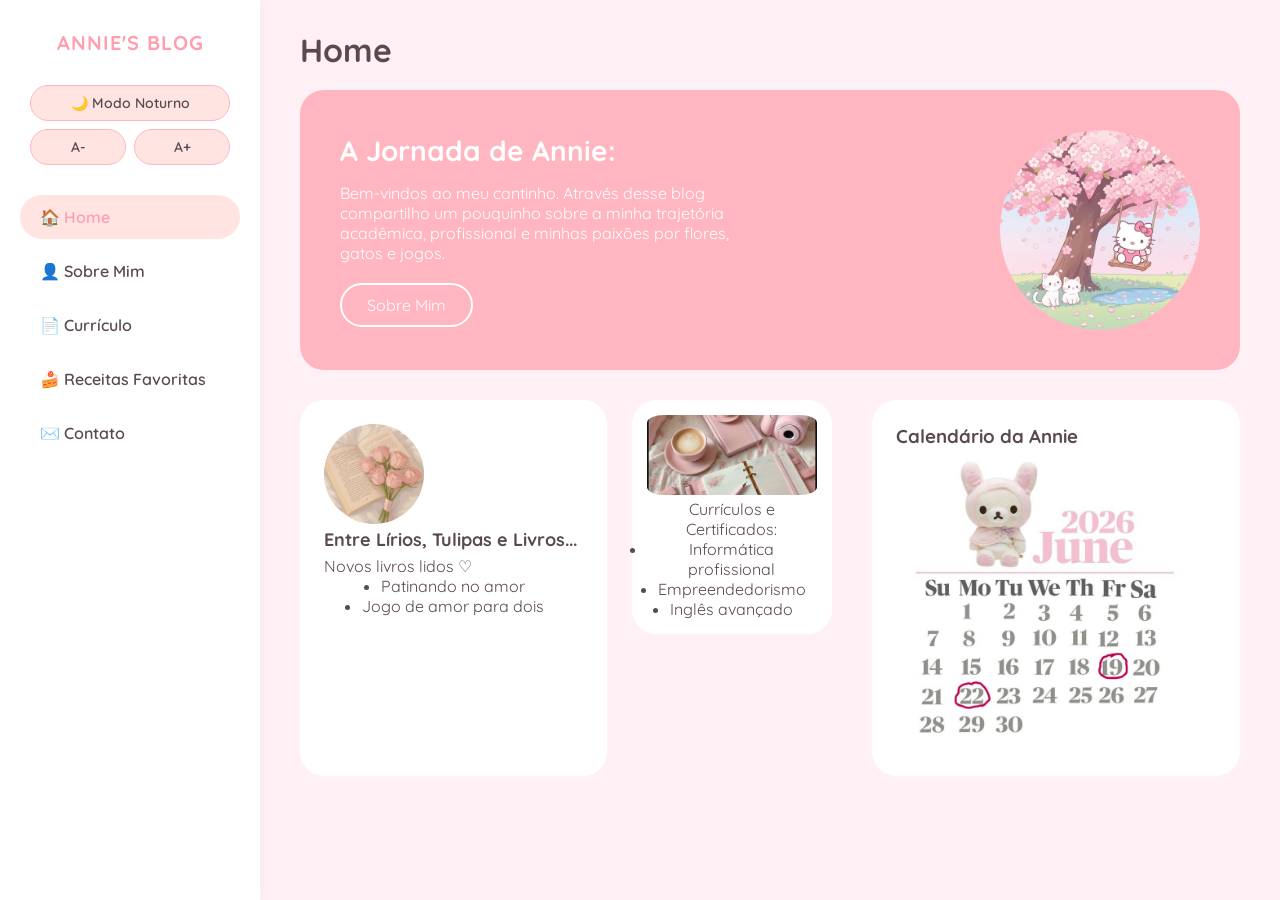
<file: index.html>
<!DOCTYPE html>
<html lang="en">
<head>
    <meta charset="UTF-8">
    <meta name="viewport" content="width=device-width, initial-scale=1.0">
    <title>Annie's Blog</title>
    <link rel="stylesheet" href="./css/index.css">
    <link href="https://fonts.googleapis.com/css2?family=Quicksand:wght@400;600;700&display=swap" rel="stylesheet">
</head>
<body>

    <aside class="sidebar">
        <div class="profile-section">
            <div>
                <h2 class="blog-title">ANNIE'S BLOG</h2>
            </div>
        </div>
        <div class="accessibility-controls">
            <button onclick="alternarModo()" class="btn-ctrl">🌙 Modo Noturno</button>
            <div class="font-controls">
                <button onclick="diminuirFonte()" class="btn-ctrl">A-</button>
                <button onclick="aumentarFonte()" class="btn-ctrl">A+</button>
            </div>
        </div>
        <nav class="navigation">
            <a href="./index.html" class="nav-link active">🏠 Home</a>
            <a href="./HTML/about.html" class="nav-link">👤 Sobre Mim</a>
            <a href="./HTML/curriculum.html" class="nav-link">📄 Currículo</a>
            <a href="./HTML/receitas.html" class="nav-link">🍰 Receitas Favoritas</a>
            <a href="./HTML/contato.html" class="nav-link">✉️ Contato</a>
        </nav>
    </aside>

    <main class="main-content">
        
        <h1>Home</h1>

        <section class="banner card">
            <div class="banner-text">
                <h2>A Jornada de Annie:</h2>
                <p>Bem-vindos ao meu cantinho. Através desse blog compartilho um pouquinho sobre a minha trajetória acadêmica, profissional e minhas paixões por flores, gatos e jogos. </p>
                <div class="banner-buttons">
                    <a href= "./HTML/about.html" class="btn-secondary">Sobre Mim</a>
                </div>
            </div>
            <img class= "hello-kitty-balanco" src="./assets/hellokittynobalanço.png" alt="Hello Kitty em um balanço" >
        </section>

        <section class="bottom-grid">
            
            <article class="post-card card">
                <img class= "buque-livro" src="./assets/bouquecomlivro.png" alt="Livro com flores" >
                <div class="post-content">
                    <h3>Entre Lírios, Tulipas e Livros...</h3>
                    <p>Novos livros lidos ♡</p>
                    <ul class="lista-livros">
                        <li>Patinando no amor</li>
                        <li>Jogo de amor para dois</li>
                    </ul>
                </div>
            </article>

            <div class="files-section">
                <div class="small-cards-grid">
                    <div class="small-card card">
                        <img class="certificado" src="./assets/certificado.jpg" alt="Livro com chá">
                        <p>Currículos e Certificados:</p>
                            <ul class="lista-certificados">
                                <li>Informática profissional</li>
                                <li>Empreendedorismo</li>
                                <li>Inglês avançado</li>
                            </ul>
                    </div>
                </div>
            </div>

            <aside class="right-sidebar">
                <h3>Calendário da Annie</h3>
                    <img class= "img-calendario" src="./assets/junho.jpg" alt="Calendário de junho de 2026">
            </aside>

        </section>
    </main>
    <script src="./js/acessibilidade.js"></script>
</body>
</html>
</file>
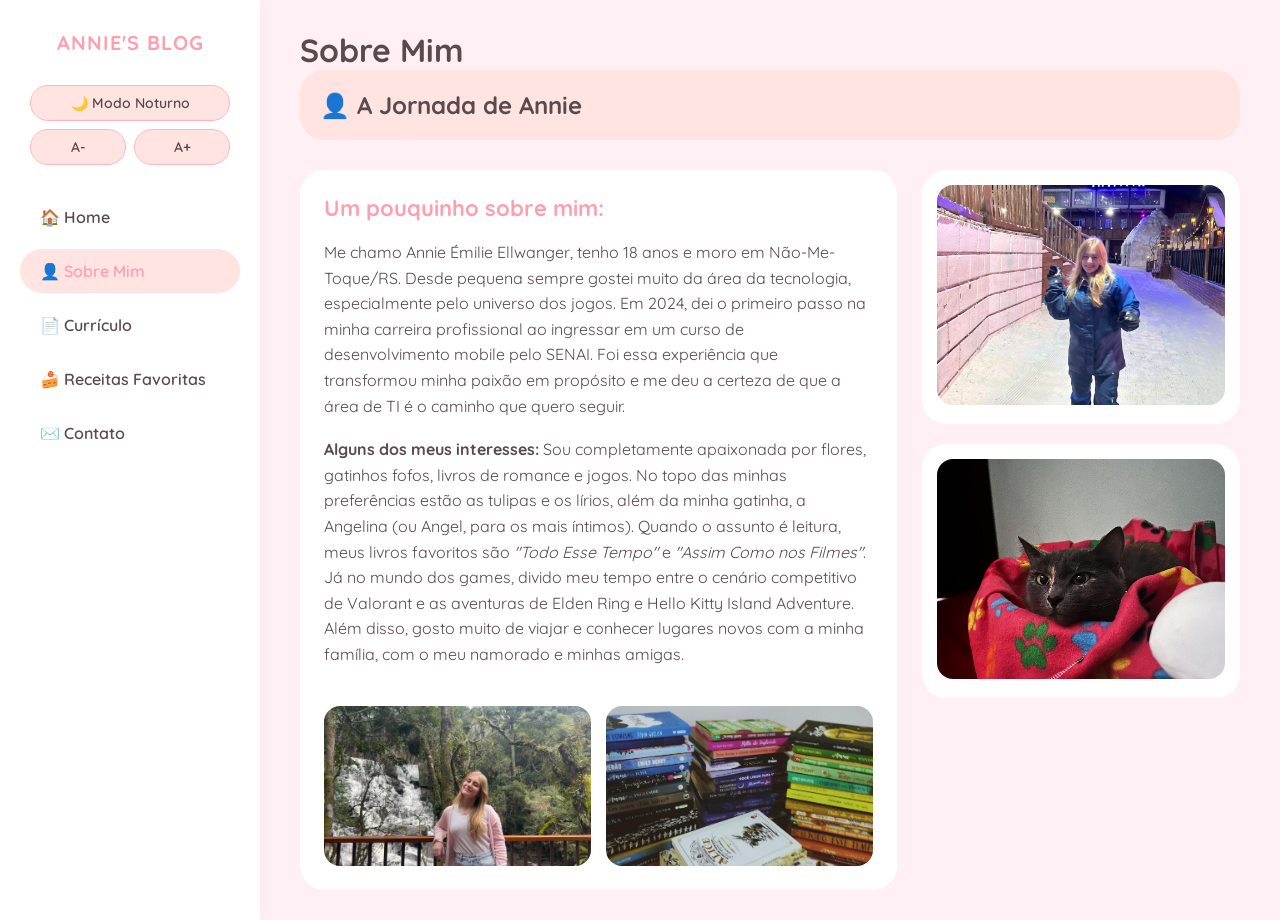
<file: HTML/about.html>
<!DOCTYPE html>
<html lang="en">
<head>
    <meta charset="UTF-8">
    <meta name="viewport" content="width=device-width, initial-scale=1.0">
    <title>Sobre Mim - Annie's Blog</title>
    <link rel="stylesheet" href="../css/index.css">
    <link rel="stylesheet" href="../css/about.css">
    <link href="https://fonts.googleapis.com/css2?family=Quicksand:wght@400;600;700&display=swap" rel="stylesheet">
</head>
<body>

    <aside class="sidebar">
        <div class="profile-section">
            <div>
                <h2 class="blog-title">ANNIE'S BLOG</h2>
            </div>
        </div>
        
        <div class="accessibility-controls">
            <button onclick="alternarModo()" class="btn-ctrl">🌙 Modo Noturno</button>
            <div class="font-controls">
                <button onclick="diminuirFonte()" class="btn-ctrl">A-</button>
                <button onclick="aumentarFonte()" class="btn-ctrl">A+</button>
            </div>
        </div>

        <nav class="navigation">
            <a href="../index.html" class="nav-link">🏠 Home</a>
            <a href="./about.html" class="nav-link active">👤 Sobre Mim</a>
            <a href="./curriculum.html" class="nav-link">📄 Currículo</a>
            <a href="./receitas.html" class="nav-link">🍰 Receitas Favoritas</a>
            <a href="./contato.html" class="nav-link">✉️ Contato</a>
        </nav>
    </aside>

    <main class="main-content">
        
        <h1>Sobre Mim</h1>


        <div class="about-header">
            <h2>👤 A Jornada de Annie</h2>
        </div>

        <section class="about-grid">
            
            <article class="card about-text-card">
                <h3>Um pouquinho sobre mim:</h3>
                <p>Me chamo Annie Émilie Ellwanger, tenho 18 anos e moro em Não-Me-Toque/RS. Desde pequena sempre gostei muito da área da tecnologia, especialmente pelo universo dos jogos. Em 2024, dei o primeiro passo na minha carreira profissional ao ingressar em um curso de desenvolvimento mobile pelo SENAI. Foi essa experiência que transformou minha paixão em propósito e me deu a certeza de que a área de TI é o caminho que quero seguir.</p>
                
                <p><strong>Alguns dos meus interesses:</strong> Sou completamente apaixonada por flores, gatinhos fofos, livros de romance e jogos. No topo das minhas preferências estão as tulipas e os lírios, além da minha gatinha, a Angelina (ou Angel, para os mais íntimos). Quando o assunto é leitura, meus livros favoritos são <i>"Todo Esse Tempo"</i> e <i>"Assim Como nos Filmes"</i>. Já no mundo dos games, divido meu tempo entre o cenário competitivo de Valorant e as aventuras de Elden Ring e Hello Kitty Island Adventure. Além disso, gosto muito de viajar e conhecer lugares novos com a minha família, com o meu namorado e minhas amigas. </p>

                <div class="about-inner-gallery">
                    <img class="inner-img" src="../assets/fotonacachoeira.jpeg" alt="Foto de viagem da Annie">
                    <img class="inner-img" src="../assets/livros.jpeg" alt="Foto de livros da Annie">
                </div>
            </article>

            <aside class="about-gallery">
                <div class="card gallery-card">
                    <img class="about-img" src="../assets/fotonaneve.jpeg" alt="Foto da Annie">
                </div>
                
                <div class="card gallery-card">
                    <img class="about-img" src="../assets/angel.jpeg" alt="Gatinha Angel">
                </div>
            </aside>

        </section>
    </main>

<script src="../js/acessibilidade.js"></script>

</body>

</html>
</file>
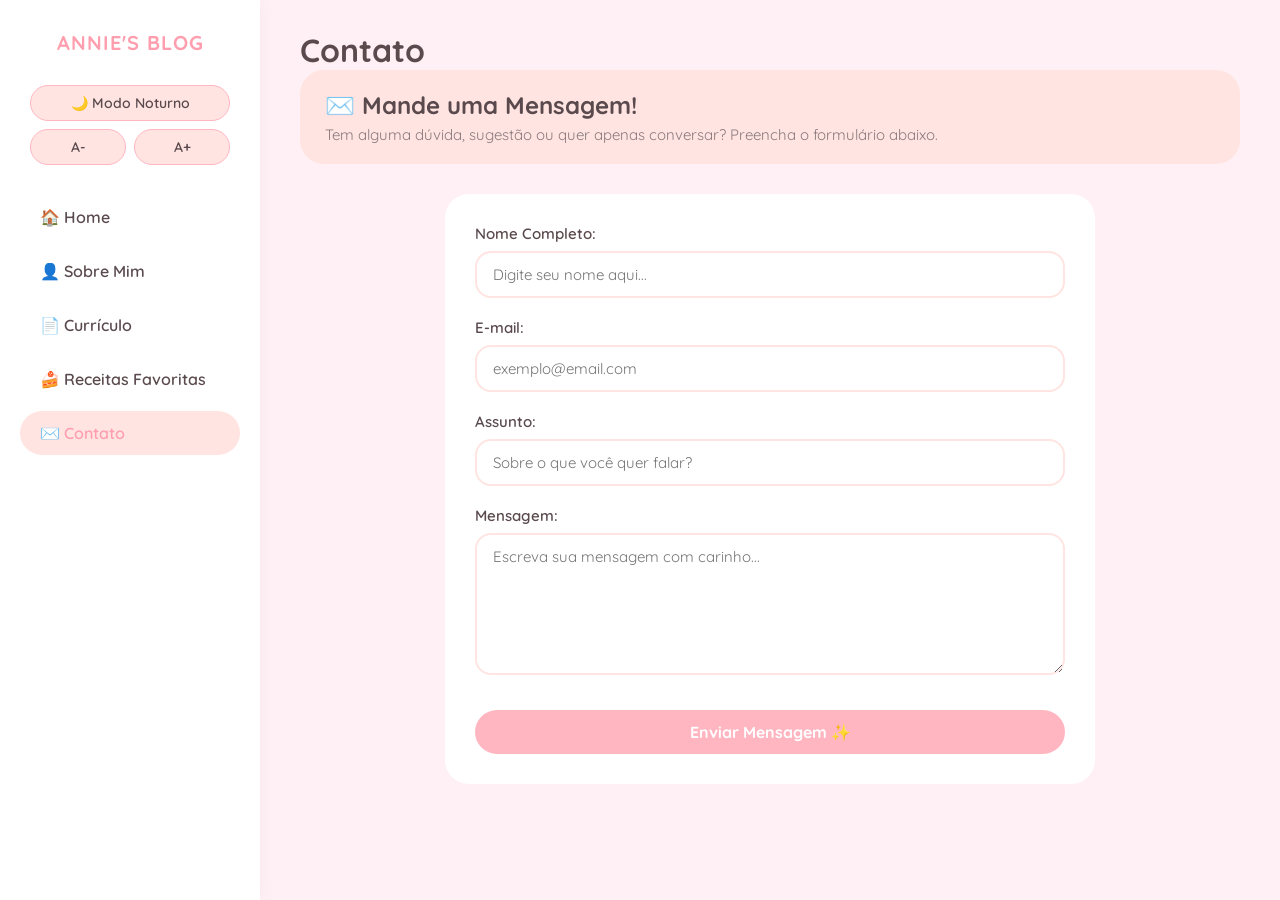
<file: HTML/contato.html>
<!DOCTYPE html>
<html lang="en">
<head>
    <meta charset="UTF-8">
    <meta name="viewport" content="width=device-width, initial-scale=1.0">
    <title>Contato - Annie's Blog</title>
    <link rel="stylesheet" href="../css/index.css">
    <link rel="stylesheet" href="../css/contato.css">
    <link href="https://fonts.googleapis.com/css2?family=Quicksand:wght@400;600;700&display=swap" rel="stylesheet">
</head>
<body>

    <aside class="sidebar">
        <div class="profile-section">
            <div>
                <h2 class="blog-title">ANNIE'S BLOG</h2>
            </div>
        </div>

        <div class="accessibility-controls">
            <button onclick="alternarModo()" class="btn-ctrl">🌙 Modo Noturno</button>
            <div class="font-controls">
                <button onclick="diminuirFonte()" class="btn-ctrl">A-</button>
                <button onclick="aumentarFonte()" class="btn-ctrl">A+</button>
            </div>
        </div>

        <nav class="navigation">
            <a href="../index.html" class="nav-link">🏠 Home</a>
            <a href="./about.html" class="nav-link">👤 Sobre Mim</a>
            <a href="./curriculum.html" class="nav-link">📄 Currículo</a>
            <a href="./receitas.html" class="nav-link">🍰 Receitas Favoritas</a>
            <a href="./contato.html" class="nav-link active">✉️ Contato</a>
        </nav>
    </aside>

    <main class="main-content">
        
        <h1>Contato</h1>

        <div class="contact-header">
            <h2>✉️ Mande uma Mensagem!</h2>
            <p>Tem alguma dúvida, sugestão ou quer apenas conversar? Preencha o formulário abaixo.</p>
        </div>

        <section class="card contact-card">
            <form action="#" method="POST" class="contact-form">
                
                <div class="form-group">
                    <label for="nome">Nome Completo:</label>
                    <input type="text" id="nome" name="nome" placeholder="Digite seu nome aqui..." required minlength="3">
                </div>

                <div class="form-group">
                    <label for="email">E-mail:</label>
                    <input type="email" id="email" name="email" placeholder="exemplo@email.com" required>
                </div>

                <div class="form-group">
                    <label for="assunto">Assunto:</label>
                    <input type="text" id="assunto" name="assunto" placeholder="Sobre o que você quer falar?" required>
                </div>

                <div class="form-group">
                    <label for="mensagem">Mensagem:</label>
                    <textarea id="mensagem" name="mensagem" rows="6" placeholder="Escreva sua mensagem com carinho..." required></textarea>
                </div>

                <button type="submit" class="btn-primary full-width form-submit-btn">Enviar Mensagem ✨</button>

            </form>
        </section>

    </main>

    <script src="../js/acessibilidade.js"></script>
    <script src="../js/contato.js"></script>
</body>
</html>
</file>
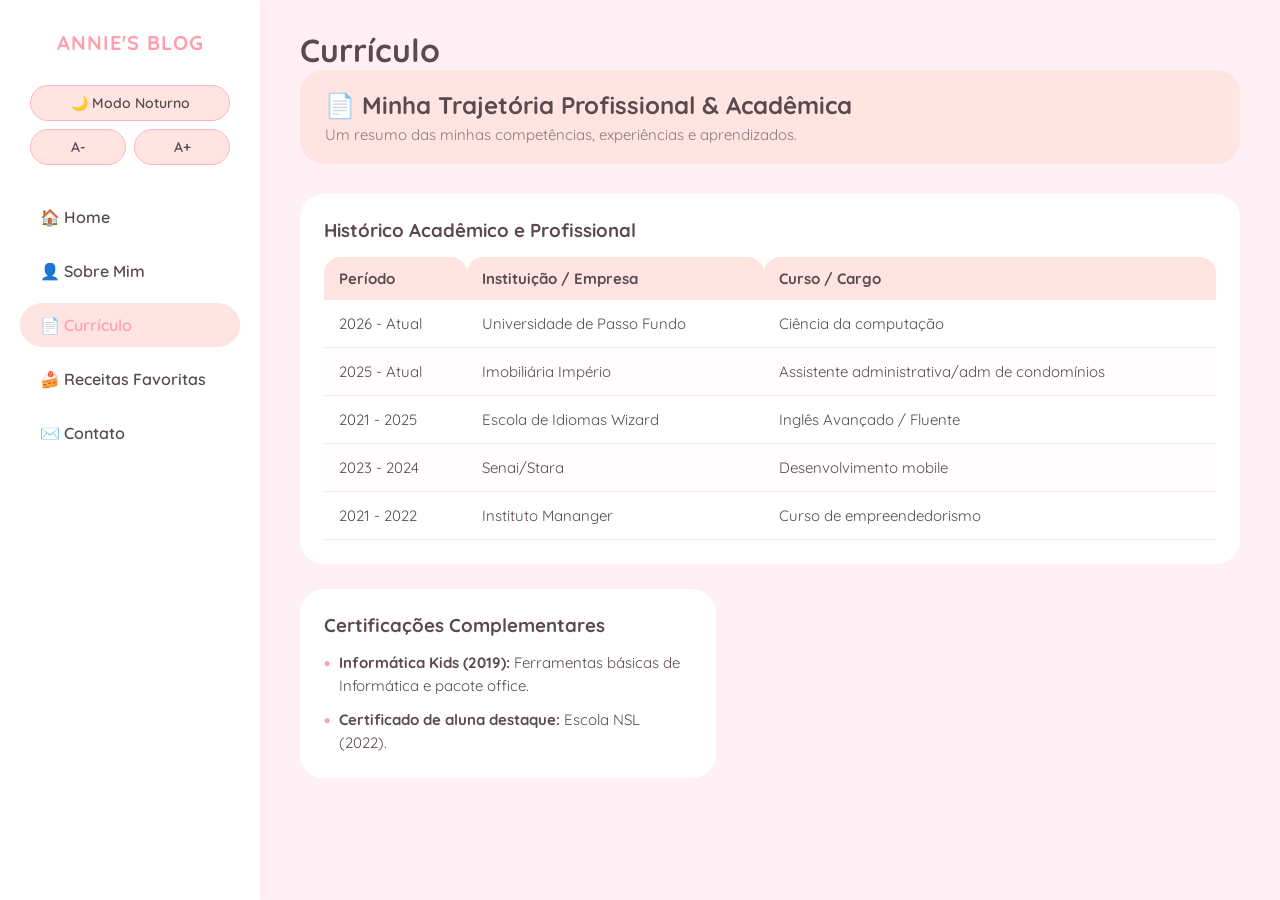
<file: HTML/curriculum.html>
<!DOCTYPE html>
<html lang="en">
<head>
    <meta charset="UTF-8">
    <meta name="viewport" content="width=device-width, initial-scale=1.0">
    <title>Currículo - Annie's Blog</title>
    <link rel="stylesheet" href="../css/index.css">
    <link rel="stylesheet" href="../css/curriculo.css">
    <link href="https://fonts.googleapis.com/css2?family=Quicksand:wght@400;600;700&display=swap" rel="stylesheet">
</head>
<body>

    <aside class="sidebar">
        <div class="profile-section">
            <div>
                <h2 class="blog-title">ANNIE'S BLOG</h2>
            </div>
        </div>

        <div class="accessibility-controls">
            <button onclick="alternarModo()" class="btn-ctrl">🌙 Modo Noturno</button>
            <div class="font-controls">
                <button onclick="diminuirFonte()" class="btn-ctrl">A-</button>
                <button onclick="aumentarFonte()" class="btn-ctrl">A+</button>
            </div>
        </div>

        <nav class="navigation">
            <a href="../index.html" class="nav-link">🏠 Home</a>
            <a href="./about.html" class="nav-link">👤 Sobre Mim</a>
            <a href="./curriculum.html" class="nav-link active">📄 Currículo</a>
            <a href="./receitas.html" class="nav-link">🍰 Receitas Favoritas</a>
            <a href="./contato.html" class="nav-link">✉️ Contato</a>
        </nav>
    </aside>

    <main class="main-content">
        
        <h1>Currículo</h1>

        <div class="resume-header">
            <h2>📄 Minha Trajetória Profissional & Acadêmica</h2>
            <p>Um resumo das minhas competências, experiências e aprendizados.</p>
        </div>

        <div class="resume-container">
            
            <section class="card resume-section">
                <h3>Histórico Acadêmico e Profissional</h3>
                <table class="resume-table">
                    <thead>
                        <tr>
                            <th>Período</th>
                            <th>Instituição / Empresa</th>
                            <th>Curso / Cargo</th>
                        </tr>
                    </thead>
                    <tbody>
                        <tr>
                            <td>2026 - Atual</td>
                            <td>Universidade de Passo Fundo</td>
                            <td>Ciência da computação</td>
                        </tr>
                        <tr>
                            <td>2025 - Atual</td>
                            <td>Imobiliária Império</td>
                            <td>Assistente administrativa/adm de condomínios</td>
                        </tr>
                        <tr>
                            <td>2021 - 2025</td>
                            <td>Escola de Idiomas Wizard</td>
                            <td>Inglês Avançado / Fluente</td>
                        </tr>
                        <tr>
                            <td>2023 - 2024</td>
                            <td>Senai/Stara</td>
                            <td>Desenvolvimento mobile</td>
                        </tr>
                        <tr>
                            <td>2021 - 2022</td>
                            <td>Instituto Mananger</td>
                            <td>Curso de empreendedorismo</td>
                        </tr>
                    </tbody>
                </table>
            </section>

            <div class="resume-grid-bottom">

                <section class="card certificates-card">
                    <h3>Certificações Complementares</h3>
                    <ul class="certificates-list">
                        <li><strong>Informática Kids (2019):</strong> Ferramentas básicas de Informática e pacote office.</li>
                        <li><strong>Certificado de aluna destaque:</strong> Escola NSL (2022).</li>
                    </ul>
                </section>
                
            </div>

        </div>

    </main>

    <script src="../js/acessibilidade.js"></script>
</body>
</html>
</file>
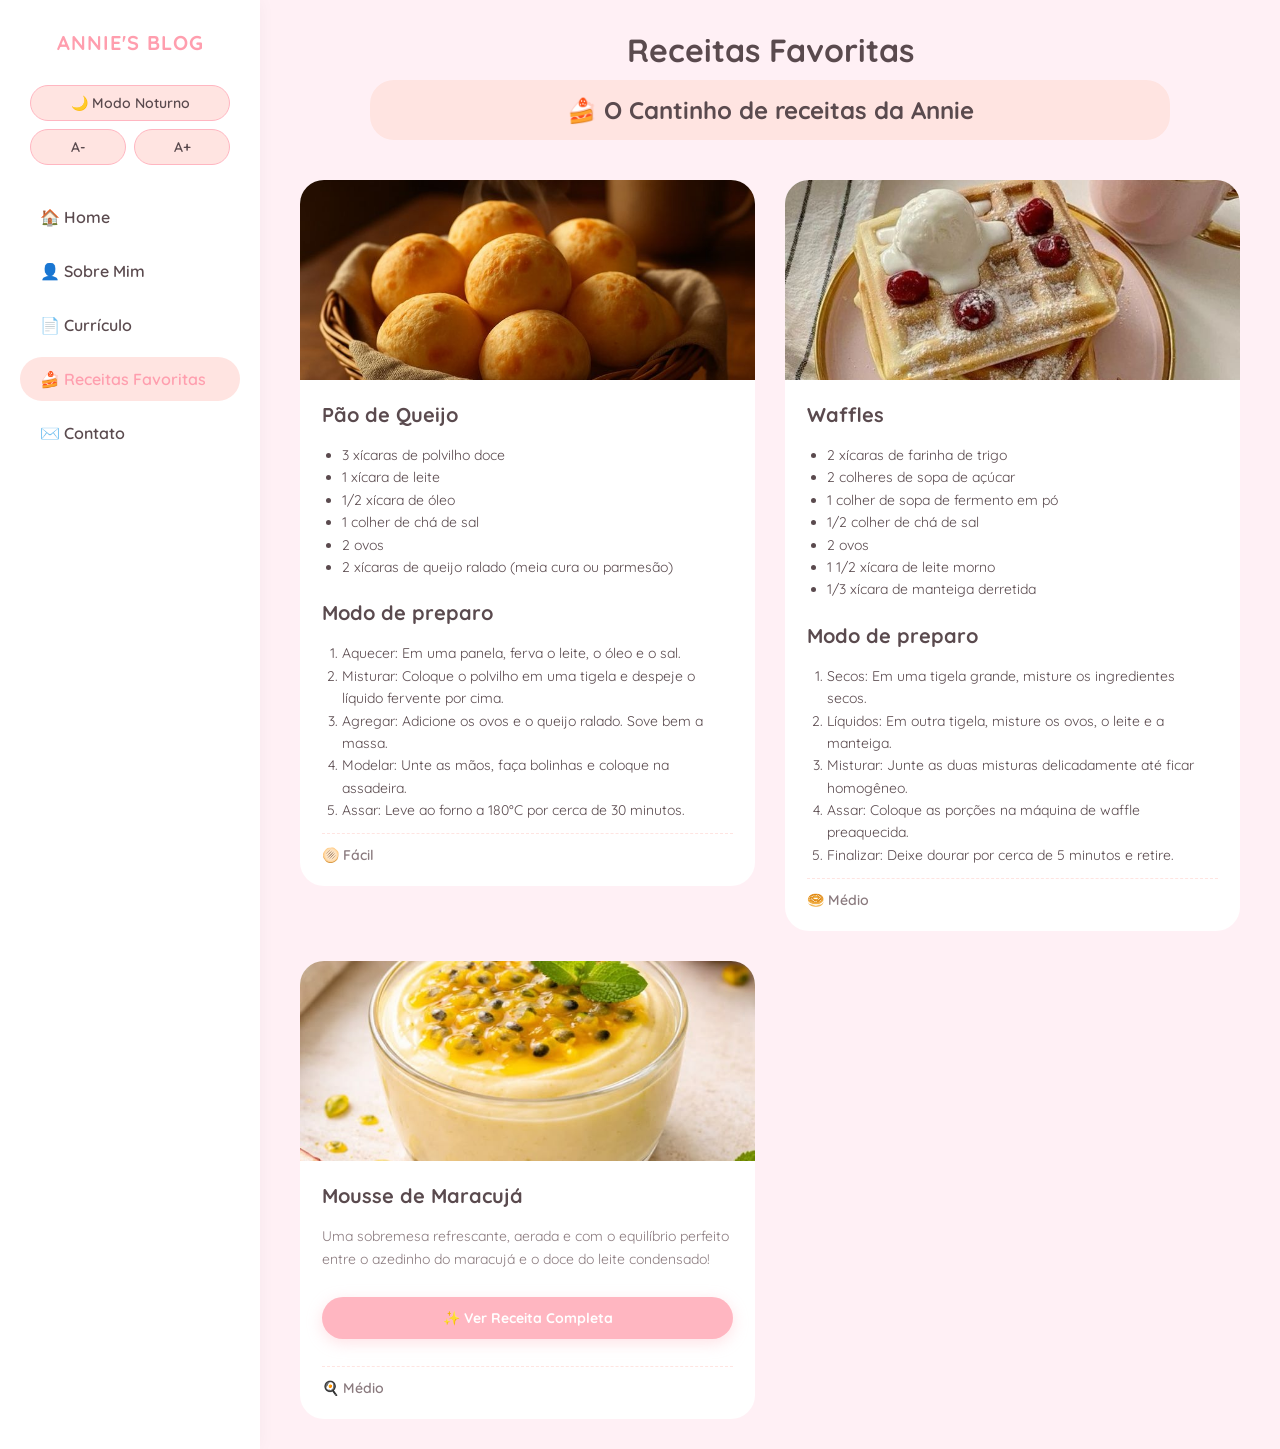
<file: HTML/receitas.html>
<!DOCTYPE html>
<html lang="en">
<head>
    <meta charset="UTF-8">
    <meta name="viewport" content="width=device-width, initial-scale=1.0">
    <title>Receitas Favoritas - Annie's Blog</title>
    <link rel="stylesheet" href="../css/index.css">
    <link rel="stylesheet" href="../css/receitas.css">
    <link href="https://fonts.googleapis.com/css2?family=Quicksand:wght@400;600;700&display=swap" rel="stylesheet">
</head>
<body>

    <aside class="sidebar">
        <div class="profile-section">
            <div>
                <h2 class="blog-title">ANNIE'S BLOG</h2>
            </div>
        </div>

        <div class="accessibility-controls">
            <button onclick="alternarModo()" class="btn-ctrl">🌙 Modo Noturno</button>
            <div class="font-controls">
                <button onclick="diminuirFonte()" class="btn-ctrl">A-</button>
                <button onclick="aumentarFonte()" class="btn-ctrl">A+</button>
            </div>
        </div>

        <nav class="navigation">
            <a href="../index.html" class="nav-link">🏠 Home</a>
            <a href="./about.html" class="nav-link">👤 Sobre Mim</a>
            <a href="./curriculum.html" class="nav-link">📄 Currículo</a>
            <a href="./receitas.html" class="nav-link active">🍰 Receitas Favoritas</a>
            <a href="./contato.html" class="nav-link">✉️ Contato</a>
        </nav>
    </aside>

    <main class="main-content">
        
        <div class="recipes-center-container">
            <h1>Receitas Favoritas</h1>

            <div class="recipes-header">
                <h2>🍰 O Cantinho de receitas da Annie</h2>
            </div>
        </div>

        <section class="recipes-grid">
            
            <div class="card recipe-box">
                <img class="recipe-cover" src="../assets/pãodequeijo.jfif" alt="Pão de queijo">
                <div class="recipe-info">
                    <h3>Pão de Queijo</h3>
                    <ul>
                        <li>3 xícaras de polvilho doce</li>
                        <li>1 xícara de leite</li>
                        <li>1/2 xícara de óleo</li>
                        <li>1 colher de chá de sal</li>
                        <li>2 ovos</li>
                        <li>2 xícaras de queijo ralado (meia cura ou parmesão)</li>
                    </ul>
                    <h3>Modo de preparo</h3>
                    <ol>
                        <li>Aquecer: Em uma panela, ferva o leite, o óleo e o sal.</li>
                        <li>Misturar: Coloque o polvilho em uma tigela e despeje o líquido fervente por cima.</li>
                        <li>Agregar: Adicione os ovos e o queijo ralado. Sove bem a massa.</li>
                        <li>Modelar: Unte as mãos, faça bolinhas e coloque na assadeira.</li>
                        <li>Assar: Leve ao forno a 180°C por cerca de 30 minutos.</li>
                    </ol>
                    <div class="recipe-meta">
                        <span>🫓 Fácil</span>
                    </div>
                </div>
            </div>

            <div class="card recipe-box">
                <img class="recipe-cover" src="../assets/waffles.png" alt="Waffles">
                <div class="recipe-info">
                    <h3>Waffles</h3>
                    <ul>
                        <li>2 xícaras de farinha de trigo</li>
                        <li>2 colheres de sopa de açúcar</li>
                        <li>1 colher de sopa de fermento em pó</li>
                        <li>1/2 colher de chá de sal</li>
                        <li>2 ovos</li>
                        <li>1 1/2 xícara de leite morno</li>
                        <li>1/3 xícara de manteiga derretida</li>
                    </ul>
                    <h3>Modo de preparo</h3>
                    <ol>
                        <li>Secos: Em uma tigela grande, misture os ingredientes secos.</li>
                        <li>Líquidos: Em outra tigela, misture os ovos, o leite e a manteiga.</li>
                        <li>Misturar: Junte as duas misturas delicadamente até ficar homogêneo.</li>
                        <li>Assar: Coloque as porções na máquina de waffle preaquecida.</li>
                        <li>Finalizar: Deixe dourar por cerca de 5 minutos e retire.</li>
                    </ol>
                    <div class="recipe-meta">
                        <span>🥯 Médio</span>
                    </div>
                </div>
            </div>

            <div class="card recipe-box">
                <img class="recipe-cover" src="../assets/moussemar.jfif" alt="Mousse de maracujá">
                <div class="recipe-info recipe-mousse-info">
                    <h3>Mousse de Maracujá</h3>
                    <p class="recipe-description">Uma sobremesa refrescante, aerada e com o equilíbrio perfeito entre o azedinho do maracujá e o doce do leite condensado!</p>
                    <a href="../mousse/mousse.html" class="btn-recipe-access">
                        <span>✨ Ver Receita Completa</span>
                    </a>
                    
                    <div class="recipe-meta">
                        <span>🍳 Médio</span>
                    </div>
                </div>
            </div>

        </section>

    </main>

    <script src="../js/acessibilidade.js"></script>
</body>
</html>
</file>
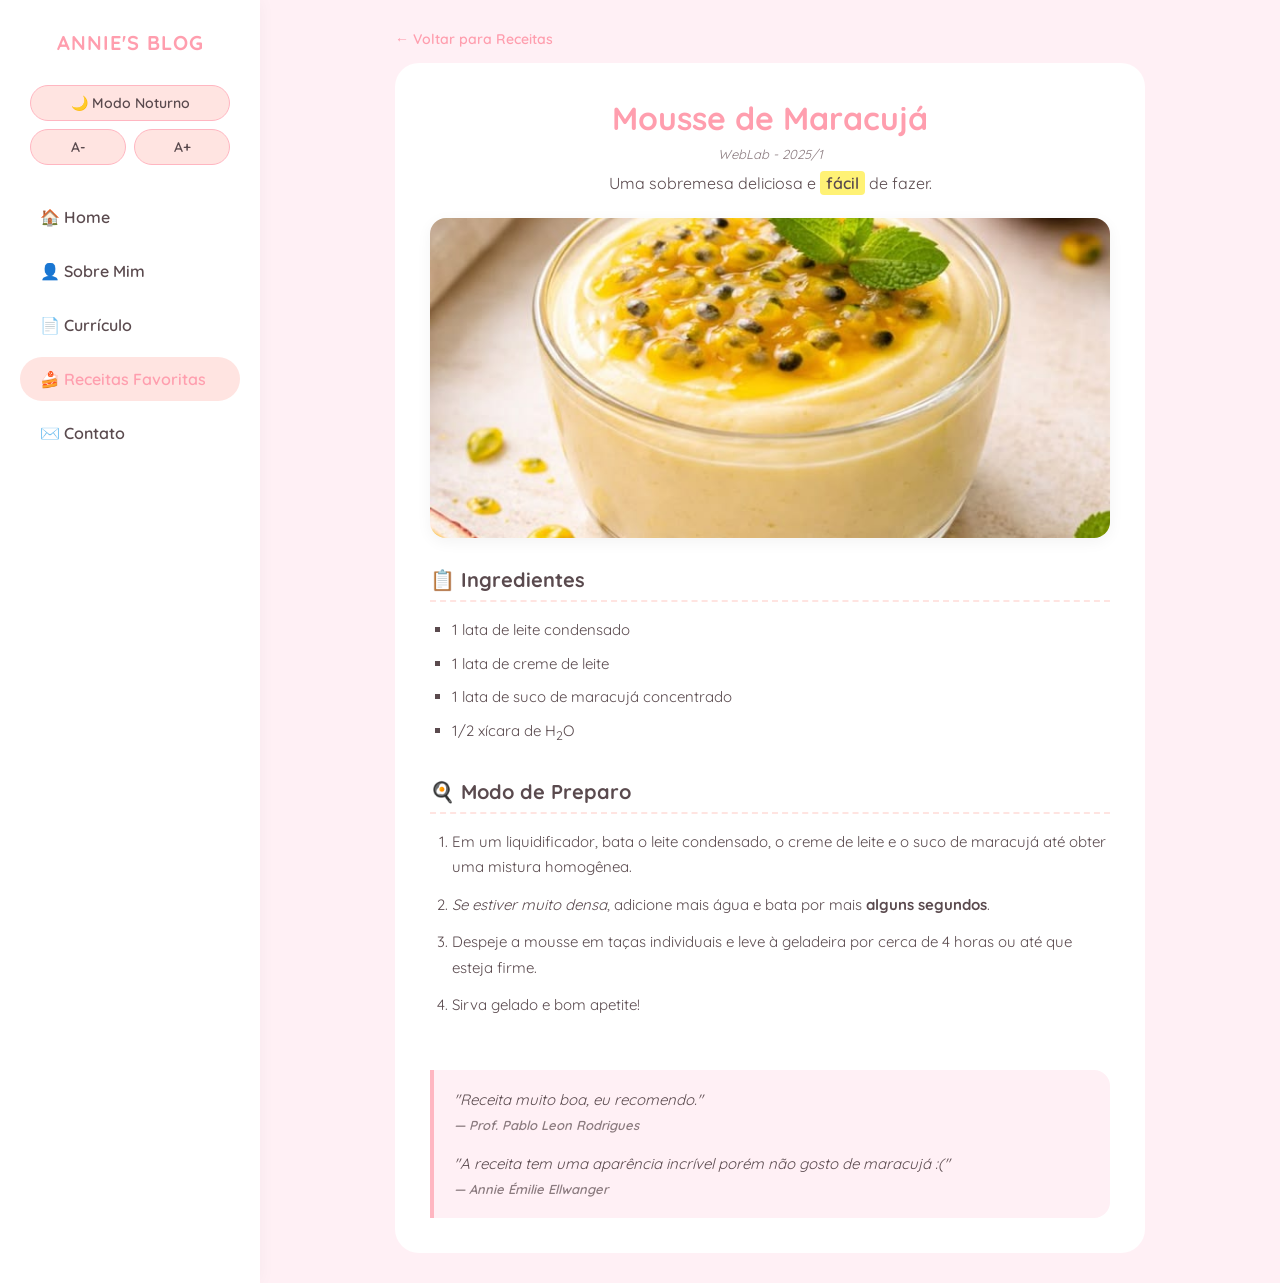
<file: mousse/mousse.html>
<!DOCTYPE html>
<html lang="en">
<head>
    <meta charset="UTF-8">
    <meta name="viewport" content="width=device-width, initial-scale=1.0">
    <title>Mousse de Maracujá - Annie's Blog</title>
    <link rel="stylesheet" href="../css/index.css">
    <link rel="stylesheet" href="../css/mouse.css">
    <link href="https://fonts.googleapis.com/css2?family=Quicksand:wght@400;600;700&display=swap" rel="stylesheet">
</head>
<body>

    <aside class="sidebar">
        <div class="profile-section">
            <div>
                <h2 class="blog-title">ANNIE'S BLOG</h2>
            </div>
        </div>

        <div class="accessibility-controls">
            <button onclick="alternarModo()" class="btn-ctrl">🌙 Modo Noturno</button>
            <div class="font-controls">
                <button onclick="diminuirFonte()" class="btn-ctrl">A-</button>
                <button onclick="aumentarFonte()" class="btn-ctrl">A+</button>
            </div>
        </div>

        <nav class="navigation">
            <a href="../index.html" class="nav-link">🏠 Home</a>
            <a href="../HTML/about.html" class="nav-link">👤 Sobre Mim</a>
            <a href="../HTML/curriculum.html" class="nav-link">📄 Currículo</a>
            <a href="../HTML/receitas.html" class="nav-link active">🍰 Receitas Favoritas</a>
            <a href="../HTML/contato.html" class="nav-link">✉️ Contato</a>
        </nav>
    </aside>

    <main class="main-content">
        
        <div class="mousse-center-container">
            <a href="../HTML/receitas.html" class="btn-back">← Voltar para Receitas</a>

            <article class="card mousse-card">
                <header class="mousse-header-section">
                    <h1>Mousse de Maracujá</h1>
                    <span class="weblab-tag">WebLab - 2025/1</span>
                    <p class="recipe-intro-text">Uma sobremesa deliciosa e <mark class="highlight-tag">fácil</mark> de fazer.</p>
                </header>

                <figure class="mousse-figure">
                    <img src="../assets/moussemar.jfif" alt="Foto de um Mousse de Maracujá cremoso" class="mousse-page-img">
                </figure>

                <div class="recipe-body-grid">
                    <section class="ingredients-section">
                        <h2>📋 Ingredientes</h2>
                        <ul class="mousse-list">
                            <li>1 lata de leite condensado</li>
                            <li>1 lata de creme de leite</li>
                            <li>1 lata de suco de maracujá concentrado</li>
                            <li>1/2 xícara de H<sub>2</sub>O</li>
                        </ul>
                    </section>

                    <section class="steps-section">
                        <h2>🍳 Modo de Preparo</h2>
                        <ol class="mousse-list-ordered">
                            <li>Em um liquidificador, bata o leite condensado, o creme de leite e o suco de maracujá até obter uma mistura homogênea.</li>
                            <li><i>Se estiver muito densa</i>, adicione mais água e bata por mais <strong>alguns segundos</strong>.</li>
                            <li>Despeje a mousse em taças individuais e leve à geladeira por cerca de 4 horas ou até que esteja firme.</li>
                            <li>Sirva gelado e bom apetite!</li>
                        </ol>
                    </section>
                </div>

                <footer class="recipe-testimonial">
                    <blockquote cite="#">
                        <p>"Receita muito boa, eu recomendo."</p>
                        <cite>— Prof. Pablo Leon Rodrigues</cite>
                    </blockquote>
                    <br>
                    <blockquote cite="#">
                        <p>"A receita tem uma aparência incrível porém não gosto de maracujá :("</p>
                        <cite>— Annie Émilie Ellwanger</cite>
                    </blockquote>
                </footer>
            </article>
        </div>

    </main>

    <script src="../js/acessibilidade.js"></script>
</body>
</html>
</file>
<file: css/index.css>
:root {
    --bg-main: #FFF0F5; 
    --bg-sidebar: #FFFFFF;
    --pink-primary: #FFB6C1;
    --pink-dark: #FF9EAE;
    --pink-light: #FFE4E1;
    --text-dark: #5A4A4E;
    --text-light: #8A7A7E;
    --shadow: 0 10px 25px rgba(255, 182, 193, 0.3);
    --radius-large: 24px;
    --radius-small: 16px;
    --radius-pill: 50px;
}

* {
    margin: 0;
    padding: 0;
    box-sizing: border-box;
    font-family: 'Quicksand', sans-serif;
}

body {
    background-color: var(--bg-main);
    color: var(--text-dark);
    display: flex;
    min-height: 100vh;
    transition: background-color 0.3s ease, color 0.3s ease;
}

.main-content {
    flex: 1;
    padding: 30px 40px;
    overflow-y: auto;
}

.card {
    background: #FFFFFF;
    border-radius: var(--radius-large);
    padding: 24px;
    
}

/* Barra de navegação */
.sidebar {
    width: 260px;
    background-color: var(--bg-sidebar);
    padding: 30px 20px;
    display: flex;
    flex-direction: column;
    gap: 30px;
    box-shadow: 2px 0 15px rgba(0,0,0,0.03);
    transition: background-color 0.3s ease;
}

.profile-section {
    text-align: center;
}

.blog-title {
    color: var(--pink-dark);
    font-size: 20px;
    letter-spacing: 1px;
}

.navigation {
    display: flex;
    flex-direction: column;
    gap: 10px;
}

.nav-link {
    text-decoration: none;
    color: var(--text-dark);
    padding: 12px 20px;
    border-radius: var(--radius-pill);
    font-weight: 600;
    transition: all 0.3s ease;
}

.nav-link:hover, .nav-link.active {
    background-color: var(--pink-light);
    color: var(--pink-dark);
}

/* Aqui começa a home: */
.banner {
    background-color: var(--pink-primary);
    color: #FFF;
    display: flex;
    justify-content: space-between;
    align-items: center;
    padding: 40px;
    margin-bottom: 30px;
    position: relative;
    overflow: hidden;
    margin-top: 20px; 
}

.banner-text {
    z-index: 2;
    max-width: 50%;
}

.banner-text h2 {
    font-size: 28px;
    margin-bottom: 15px;
}

.banner-buttons {
    margin-top: 20px;
    display: flex;
    gap: 15px;
}

.hello-kitty-balanco {
    width: 200px; 
    height: 200px;
    border-radius: 50%;
    object-fit: cover;
}

.bottom-grid {
    display: grid;
    grid-template-columns: 1fr 0.5fr 1.2fr; 
    gap: 25px;
}

.buque-livro {
    width: 100px; 
    height: 100px;
    border-radius: 50%;
    object-fit: cover;
}

.lista-livros {
    display: flex;
    flex-direction: column; 
    align-items: center;    
    padding: 0;
}

.post-content h3 { font-size: 18px; margin-bottom: 5px; }
.post-desc { color: var(--text-light); font-size: 14px; margin-top: 10px; }

.files-section { display: flex; flex-direction: column; gap: 20px; }
.small-cards-grid {
    display: grid;
    grid-template-columns: 1fr 1fr;
    gap: 15px;
}

.small-card {
    text-align: center;
    padding: 15px;
}

.certificado {
    width: 170px; 
    height: 80px;
    border-radius: 10%;
    object-fit: cover;
}

.lista-certificados {
    display: flex;
    flex-direction: column; 
    align-items: center;    
    padding: 0;
}

.right-sidebar {
    background: #FFF;
    border-radius: var(--radius-large);
    padding: 24px;
}

.img-calendario {
    width: 300px; 
    height: 300px;
    border-radius: 10%;
    object-fit: cover;
}

button {
    cursor: pointer;
    border: none;
    font-weight: 700;
    transition: 0.3s;
}

.btn-secondary {
    background: transparent;
    color: #FFF;
    border: 2px solid #FFF;
    padding: 10px 25px;
    border-radius: var(--radius-pill);
    text-decoration: none;
}

.btn-secondary:hover { background: #FFF; color: var(--pink-dark); }
.btn-primary:hover { transform: translateY(-2px); box-shadow: 0 15px 30px rgba(0,0,0,0.1); }
.full-width { width: 100%; margin-top: 15px; background-color: var(--pink-primary); color: white; }
.full-width:hover { background-color: var(--pink-dark); color: white; }



/* Botões de acessibilidade */
.accessibility-controls {
    display: flex;
    flex-direction: column;
    gap: 8px;
    padding: 0 10px;
}

.font-controls {
    display: flex;
    gap: 8px;
}

.btn-ctrl {
    flex: 1;
    background-color: var(--pink-light);
    color: var(--text-dark);
    border: 1px solid var(--pink-primary);
    padding: 8px 12px;
    border-radius: var(--radius-pill); 
    font-size: 14px;
    font-family: 'Quicksand', sans-serif;
    font-weight: 600;
    transition: 0.2s ease;
}

.btn-ctrl:hover {
    background-color: var(--pink-primary);
    color: white;
}

.btn-ctrl:active {
    transform: scale(0.95);
}

/* tamanho das fontes */
body.fonte-grande { font-size: 19px !important; }
body.fonte-grande h1 { font-size: 36px !important; }
body.fonte-grande h2, body.fonte-grande .banner-text h2, body.fonte-grande .recipes-header h2 { font-size: 32px !important; }
body.fonte-grande h3 { font-size: 22px !important; }
body.fonte-grande p { font-size: 18px !important; }
body.fonte-grande .nav-link { font-size: 18px !important; }
body.fonte-grande li { font-size: 17px !important; }

body.fonte-pequena { font-size: 13px !important; }
body.fonte-pequena h1 { font-size: 24px !important; }
body.fonte-pequena h2, body.fonte-pequena .banner-text h2, body.fonte-pequena .recipes-header h2 { font-size: 22px !important; }
body.fonte-pequena h3 { font-size: 15px !important; }
body.fonte-pequena p { font-size: 13px !important; }
body.fonte-pequena .nav-link { font-size: 13px !important; }
body.fonte-pequena li { font-size: 12px !important; }

/* modo noturno */
body.dark-mode {
    background-color: #231E20 !important;
    color: #FCEFF2 !important;
}

body.dark-mode .sidebar {
    background-color: #1A1617 !important;
}

body.dark-mode .card, 
body.dark-mode .right-sidebar, 
body.dark-mode .about-header, 
body.dark-mode .contact-header,
body.dark-mode .resume-header,
body.dark-mode .recipes-header {
    background-color: #2D2527 !important;
    color: #FCEFF2 !important;
    box-shadow: 0 10px 25px rgba(0, 0, 0, 0.5) !important;
}

body.dark-mode h1,
body.dark-mode h2,
body.dark-mode h3,
body.dark-mode .recipes-header h2,
body.dark-mode .about-text-card h3,
body.dark-mode .banner-text h2 {
    color: #FF9EAE !important;
}

body.dark-mode .btn-ctrl {
    background-color: #3D2D31 !important;
    color: #FCEFF2 !important;
    border-color: #FF9EAE !important;
}

body.dark-mode .btn-ctrl:hover {
    background-color: #FF9EAE !important;
    color: #231E20 !important;
}

body.dark-mode .resume-table th {
    background-color: #3D2D31 !important;
    color: #FCEFF2 !important;
}
body.dark-mode .resume-table td { border-bottom: 1px solid #3D2D31 !important; }
body.dark-mode .resume-table tbody tr:nth-child(even) { background-color: #252021 !important; }
body.dark-mode .resume-table tbody tr:hover { background-color: #3D2D31 !important; }
body.dark-mode .skills-list li { background-color: #1A1617 !important; }

body.dark-mode .form-group input,
body.dark-mode .form-group textarea {
    background-color: #1A1617 !important;
    color: #FCEFF2 !important;
    border-color: #3D2D31 !important;
}
body.dark-mode .form-group input:focus,
body.dark-mode .form-group textarea:focus {
    border-color: var(--pink-primary) !important;
}

body.dark-mode .card,
body.dark-mode .card p,
body.dark-mode .card li,
body.dark-mode .card span,
body.dark-mode .post-desc {
    color: #FCEFF2 !important;
}

body.dark-mode .nav-link {
    color: #FCEFF2 !important;
}

body.dark-mode .nav-link:hover, 
body.dark-mode .nav-link.active {
    background-color: #3D2D31 !important;
    color: #FF9EAE !important;
}

body.dark-mode .files-section,
body.dark-mode .small-cards-grid {
    background-color: transparent !important;
}
</file>
<file: css/about.css>
.about-header {
    background-color: var(--pink-light);
    color: var(--text-dark);
    padding: 20px;
    border-radius: var(--radius-large);
    margin-bottom: 30px;
}

.about-grid {
    display: grid;
    grid-template-columns: 1.5fr 0.8fr;
    gap: 25px;
    align-items: start;
}

.about-text-card {
    display: flex;
    flex-direction: column;
    gap: 18px;
}

.about-text-card h3 {
    color: var(--pink-dark);
    font-size: 22px;
}

.about-text-card p {
    font-size: 16px;
    line-height: 1.6; 
    color: var(--text-dark);
}

.about-gallery {
    display: flex;
    flex-direction: column;
    gap: 20px;
}

.gallery-card {
    padding: 15px;
    text-align: center;
}

.about-img {
    width: 100%;
    height: auto;
    max-height: 220px;
    border-radius: var(--radius-small);
    object-fit: cover;
}

.about-inner-gallery {
    display: flex;
    gap: 15px;
    margin-top: 20px;
    width: 100%;
}

.inner-img {
    flex: 1; 
    width: 50%;
    height: 160px; 
    object-fit: cover;
    border-radius: var(--radius-small);
    transition: transform 0.2s ease;
}
</file>
<file: css/contato.css>
.contact-header {
    background-color: var(--pink-light);
    color: var(--text-dark);
    padding: 20px 25px;
    border-radius: var(--radius-large);
    margin-bottom: 30px;
}

.contact-header h2 { margin-bottom: 5px; }
.contact-header p { font-size: 15px; color: var(--text-light); }

.contact-card {
    max-width: 650px; 
    margin: 0 auto;   
    padding: 30px;
}

.contact-form {
    display: flex;
    flex-direction: column;
    gap: 20px; 
}

.form-group {
    display: flex;
    flex-direction: column;
    gap: 8px; 
    text-align: left;
}

.form-group label {
    font-weight: 600;
    font-size: 15px;
    color: var(--text-dark);
}

.form-group input,
.form-group textarea {
    width: 100%;
    padding: 12px 16px;
    border: 2px solid var(--pink-light);
    border-radius: var(--radius-small);
    font-family: 'Quicksand', sans-serif;
    font-size: 15px;
    color: var(--text-dark);
    background-color: #FFF;
    outline: none;
    transition: all 0.3s ease;
}

.form-group input:focus,
.form-group textarea:focus {
    border-color: var(--pink-primary);
    box-shadow: 0 0 8px rgba(255, 182, 193, 0.4);
}

.form-group textarea { resize: vertical; }

.form-submit-btn {
    padding: 12px;
    border-radius: var(--radius-pill);
    font-size: 16px;
    cursor: pointer;
}
</file>
<file: css/curriculo.css>
.resume-header {
    background-color: var(--pink-light);
    color: var(--text-dark);
    padding: 20px 25px;
    border-radius: var(--radius-large);
    margin-bottom: 30px;
}

.resume-header h2 { margin-bottom: 5px; }
.resume-header p { font-size: 15px; color: var(--text-light); }

.resume-container {
    display: flex;
    flex-direction: column;
    gap: 25px;
}

.resume-table {
    width: 100%;
    border-collapse: collapse; 
    margin-top: 15px;
    text-align: left;
    font-size: 15px;
}

.resume-table th {
    background-color: var(--pink-light);
    color: var(--text-dark);
    font-weight: 700;
    padding: 12px 15px;
    border-radius: var(--radius-small) var(--radius-small) 0 0; 
}

.resume-table td {
    padding: 14px 15px;
    border-bottom: 1px solid var(--pink-light);
    color: var(--text-dark);
}

.resume-table tbody tr:nth-child(even) { background-color: #FFFDFE; }
.resume-table tbody tr:hover {
    background-color: var(--bg-main);
    transition: background 0.2s ease;
}

.resume-grid-bottom {
    display: grid;
    grid-template-columns: 1fr 1.2fr;
    gap: 25px;
}

.skills-list, .certificates-list {
    list-style: none; 
    padding: 0;
    margin-top: 15px;
    display: flex;
    flex-direction: column;
    gap: 12px;
    text-align: left;
}

.skills-list li {
    display: flex;
    align-items: center;
    gap: 10px;
    font-size: 15px;
    background-color: var(--bg-main);
    padding: 10px 15px;
    border-radius: var(--radius-small);
    font-weight: 600;
}

.skills-list li span { font-size: 18px; }

.certificates-list li {
    font-size: 15px;
    line-height: 1.5;
    position: relative;
    padding-left: 15px;
}

.certificates-list li::before {
    content: "•";
    color: var(--pink-dark);
    font-weight: bold;
    font-size: 18px;
    position: absolute;
    left: 0;
    top: -2px;
}
</file>
<file: css/receitas.css>
.recipes-center-container {
    text-align: center;
    max-width: 800px;
    margin: 0 auto;
    display: flex;
    flex-direction: column;
    align-items: center;
}

.main-content h1 {
    text-align: center;
    margin-bottom: 10px;
}

.recipes-header {
    background-color: var(--pink-light);
    color: var(--text-dark);
    padding: 15px 30px;
    border-radius: var(--radius-large);
    margin-bottom: 40px; 
    width: 100%;
}
.recipes-header h2 { margin-bottom: 0; color: var(--text-dark); text-align: center; }

.recipes-grid {
    display: grid;
    grid-template-columns: repeat(auto-fill, minmax(300px, 1fr)); 
    gap: 30px;
    align-items: start;
}

.recipe-box {
    padding: 0; 
    overflow: hidden;
    display: flex;
    flex-direction: column;
    transition: transform 0.3s ease, box-shadow 0.3s ease;
}

.recipe-cover { width: 100%; height: 200px; object-fit: cover; }

.recipe-info {
    padding: 22px;
    display: flex;
    flex-direction: column;
    gap: 12px;
    text-align: left;
}

.recipe-info h3 { font-size: 20px; color: var(--text-dark); margin-bottom: 5px; }
.recipe-info ul, .recipe-info ol { padding-left: 20px; font-size: 14px; color: var(--text-dark); line-height: 1.6; }
.recipe-info ul { margin-bottom: 10px; }

.recipe-meta {
    display: flex;
    justify-content: space-between;
    border-top: 1px dashed var(--pink-light);
    padding-top: 12px;
    margin-top: auto; 
    font-size: 14px;
    font-weight: 600;
    color: var(--text-light);
}

.recipe-mousse-info {
    min-height: 240px; 
}

.recipe-description {
    font-size: 14px;
    color: var(--text-light);
    line-height: 1.6;
}

.btn-recipe-access {
    display: inline-block;
    text-align: center;
    background-color: var(--pink-primary);
    color: white !important;
    text-decoration: none;
    padding: 12px 20px;
    border-radius: var(--radius-pill);
    font-weight: 700;
    font-size: 14px;
    margin: 15px 0;
    box-shadow: 0 4px 15px rgba(255, 182, 193, 0.4);
    transition: all 0.3s ease;
}

.btn-recipe-access:active {
    transform: translateY(1px);
}

body.dark-mode .btn-recipe-access {
    background-color: #FF9EAE;
    color: #231E20 !important;
    box-shadow: 0 4px 15px rgba(0, 0, 0, 0.3);
}
body.dark-mode .btn-recipe-access:hover {
    background-color: var(--pink-primary);
}
</file>
<file: css/mouse.css>
.mousse-center-container {
    max-width: 750px;
    margin: 0 auto;
    display: flex;
    flex-direction: column;
    gap: 15px;
}

.btn-back {
    align-self: flex-start;
    text-decoration: none;
    color: var(--pink-dark);
    font-weight: 600;
    font-size: 14px;
    transition: transform 0.2s;
}
.btn-back:hover {
    transform: translateX(-3px);
}

.mousse-card {
    padding: 35px;
    display: flex;
    flex-direction: column;
    gap: 25px;
}

.mousse-header-section {
    text-align: center;
}

.mousse-header-section h1 {
    font-size: 32px;
    color: var(--pink-dark);
    margin-bottom: 5px;
}

.weblab-tag {
    font-size: 13px;
    color: var(--text-light);
    font-style: italic;
}

.recipe-intro-text {
    font-size: 16px;
    margin-top: 10px;
    color: var(--text-dark);
}

.highlight-tag {
    background-color: #FFF275;
    color: #5A4A4E;
    padding: 2px 6px;
    border-radius: 4px;
    font-weight: 600;
}

.mousse-figure {
    width: 100%;
    margin: 0;
}

.mousse-page-img {
    width: 100%;
    height: 35px;
    height: 320px;
    object-fit: cover;
    border-radius: var(--radius-small);
    box-shadow: 0 4px 15px rgba(0,0,0,0.05);
}

.recipe-body-grid {
    display: flex;
    flex-direction: column;
    gap: 25px;
    text-align: left;
}

.recipe-body-grid h2 {
    font-size: 20px;
    color: var(--text-dark);
    margin-bottom: 15px;
    border-bottom: 2px dashed var(--pink-light);
    padding-bottom: 8px;
}

.mousse-list, .mousse-list-ordered {
    padding-left: 22px;
    line-height: 1.7;
    font-size: 15px;
    color: var(--text-dark);
}

.mousse-list li {
    margin-bottom: 8px;
    list-style-type: square; 
}

.mousse-list-ordered li {
    margin-bottom: 12px;
}

.recipe-testimonial {
    margin-top: 15px;
    padding: 20px;
    background-color: var(--bg-main);
    border-left: 4px solid var(--pink-primary);
    border-radius: 0 var(--radius-small) var(--radius-small) 0;
    font-style: italic;
    text-align: left;
}

.recipe-testimonial p {
    font-size: 15px;
    color: var(--text-dark);
    margin-bottom: 5px;
}

.recipe-testimonial cite {
    font-size: 13px;
    color: var(--text-light);
    font-weight: 600;
}

body.dark-mode .mousse-header-section h1,
body.dark-mode .recipe-body-grid h2 {
    color: #FF9EAE !important;
}

body.dark-mode .recipe-body-grid h2 {
    border-bottom-color: #3D2D31 !important;
}

body.dark-mode .recipe-testimonial {
    background-color: #1A1617 !important;
    border-left-color: #FF9EAE !important;
}

body.dark-mode .highlight-tag {
    background-color: #4A3F16;
    color: #FFE4E1;
}

body.dark-mode .btn-back {
    color: #FF9EAE !important;
}
</file>
